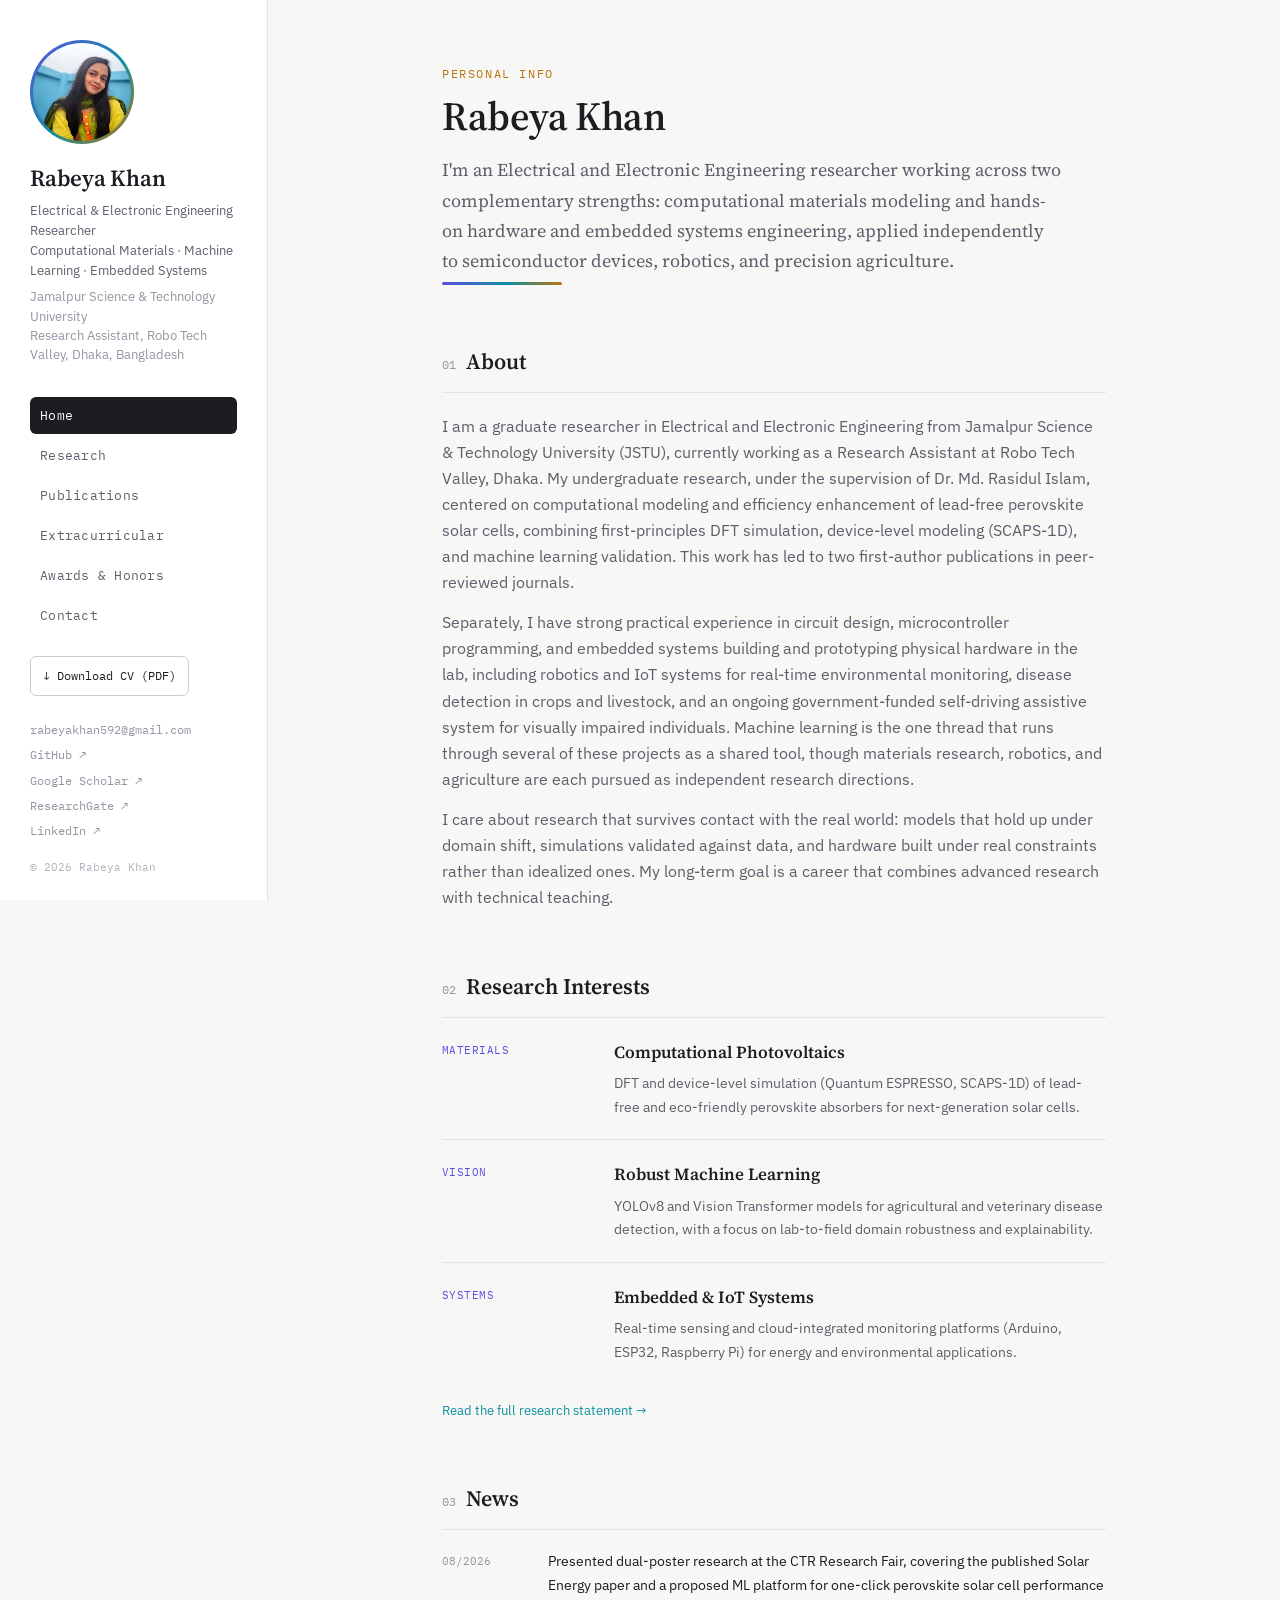
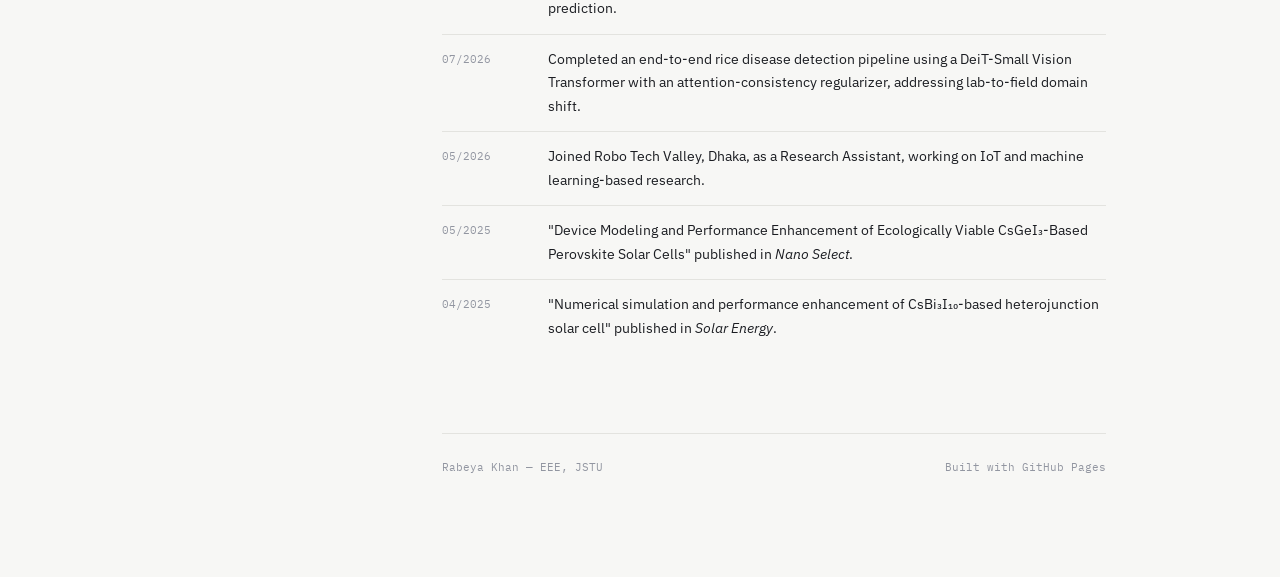
<file: index.html>
<!DOCTYPE html>
<html lang="en">
<head>
<meta charset="UTF-8">
<meta name="viewport" content="width=device-width, initial-scale=1.0">
<title>Home — Rabeya Khan</title>
<meta name="description" content="Rabeya Khan, EEE researcher: perovskite photovoltaics, machine learning, embedded systems.">
<link rel="stylesheet" href="assets/style.css">
</head>
<body>
<div class="shell">
  <button class="sb-toggle" id="sbToggle">MENU</button>
  <aside class="sidebar" id="sidebar">
    <div class="avatar"><img src="assets/profile.jpg" alt="Rabeya Khan"></div>
    <div class="sb-name">Rabeya Khan</div>
    <div class="sb-title">Electrical &amp; Electronic Engineering Researcher<br>Computational Materials · Machine Learning · Embedded Systems</div>
    <div class="sb-affil">Jamalpur Science &amp; Technology University<br>Research Assistant, Robo Tech Valley, Dhaka, Bangladesh</div>
    <ul class="sb-nav">
      <li><a class="active" href="index.html">Home</a></li>
      <li><a class="" href="research.html">Research</a></li>
      <li><a class="" href="publications.html">Publications</a></li>
      <li><a class="" href="extracurricular.html">Extracurricular</a></li>
      <li><a class="" href="awards.html">Awards &amp; Honors</a></li>
      <li><a class="" href="contact.html">Contact</a></li>
    </ul>
    <a class="sb-cv" href="assets/Rabeya_Khan_CV.pdf" target="_blank" rel="noopener">↓ Download CV (PDF)</a>
    <div class="sb-links">
            <a href="mailto:rabeyakhan592@gmail.com">rabeyakhan592@gmail.com</a>
      <a href="https://github.com/rabeyakhan592-tech" target="_blank" rel="noopener">GitHub ↗</a>
      <a href="https://scholar.google.com/citations?user=xmuNgY55KFgC&hl=en" target="_blank" rel="noopener">Google Scholar ↗</a>
      <a href="https://www.researchgate.net/profile/Rabeya-Khan-6" target="_blank" rel="noopener">ResearchGate ↗</a>
      <a href="https://www.linkedin.com/in/rabeya-khan-4312261b6" target="_blank" rel="noopener">LinkedIn ↗</a>
    </div>
    <div class="sb-foot">© <span id="year"></span> Rabeya Khan</div>
  </aside>
  <main>
    <div class="content">
      <p class="eyebrow">Personal Info</p>
      <h1 class="page-title">Rabeya Khan</h1>
      <p class="page-intro">I'm an Electrical and Electronic Engineering researcher working across two complementary strengths: computational materials modeling and hands-on hardware and embedded systems engineering, applied independently to semiconductor devices, robotics, and precision agriculture.</p>
      <div class="spectral-rule" style="max-width:120px;"></div>

      <section class="block">
        <h2 class="block-title"><span class="num">01</span> About</h2>
        <p class="muted">I am a graduate researcher in Electrical and Electronic Engineering from Jamalpur Science &amp; Technology University (JSTU), currently working as a Research Assistant at Robo Tech Valley, Dhaka. My undergraduate research, under the supervision of Dr. Md. Rasidul Islam, centered on computational modeling and efficiency enhancement of lead-free perovskite solar cells, combining first-principles DFT simulation, device-level modeling (SCAPS-1D), and machine learning validation. This work has led to two first-author publications in peer-reviewed journals.</p>
        <p class="muted" style="margin-top:14px;">Separately, I have strong practical experience in circuit design, microcontroller programming, and embedded systems building and prototyping physical hardware in the lab, including robotics and IoT systems for real-time environmental monitoring, disease detection in crops and livestock, and an ongoing government-funded self-driving assistive system for visually impaired individuals. Machine learning is the one thread that runs through several of these projects as a shared tool, though materials research, robotics, and agriculture are each pursued as independent research directions.</p>
        <p class="muted" style="margin-top:14px;">I care about research that survives contact with the real world: models that hold up under domain shift, simulations validated against data, and hardware built under real constraints rather than idealized ones. My long-term goal is a career that combines advanced research with technical teaching.</p>
      </section>

      <section class="block">
        <h2 class="block-title"><span class="num">02</span> Research Interests</h2>
        <div class="interest">
          <div class="itag">MATERIALS</div>
          <div><div class="ititle">Computational Photovoltaics</div><div class="idesc">DFT and device-level simulation (Quantum ESPRESSO, SCAPS-1D) of lead-free and eco-friendly perovskite absorbers for next-generation solar cells.</div></div>
        </div>
        <div class="interest">
          <div class="itag">VISION</div>
          <div><div class="ititle">Robust Machine Learning</div><div class="idesc">YOLOv8 and Vision Transformer models for agricultural and veterinary disease detection, with a focus on lab-to-field domain robustness and explainability.</div></div>
        </div>
        <div class="interest">
          <div class="itag">SYSTEMS</div>
          <div><div class="ititle">Embedded &amp; IoT Systems</div><div class="idesc">Real-time sensing and cloud-integrated monitoring platforms (Arduino, ESP32, Raspberry Pi) for energy and environmental applications.</div></div>
        </div>
        <p class="small muted" style="margin-top:16px;"><a href="research.html">Read the full research statement →</a></p>
      </section>

      <section class="block">
        <h2 class="block-title"><span class="num">03</span> News</h2>
        <div class="news-item"><div class="n-date">08/2026</div><div class="n-text">Presented dual-poster research at the CTR Research Fair, covering the published Solar Energy paper and a proposed ML platform for one-click perovskite solar cell performance prediction.</div></div>
        <div class="news-item"><div class="n-date">07/2026</div><div class="n-text">Completed an end-to-end rice disease detection pipeline using a DeiT-Small Vision Transformer with an attention-consistency regularizer, addressing lab-to-field domain shift.</div></div>
        <div class="news-item"><div class="n-date">05/2026</div><div class="n-text">Joined Robo Tech Valley, Dhaka, as a Research Assistant, working on IoT and machine learning-based research.</div></div>
        <div class="news-item"><div class="n-date">05/2025</div><div class="n-text">"Device Modeling and Performance Enhancement of Ecologically Viable CsGeI₃-Based Perovskite Solar Cells" published in <em>Nano Select</em>.</div></div>
        <div class="news-item"><div class="n-date">04/2025</div><div class="n-text">"Numerical simulation and performance enhancement of CsBi₃I₁₀-based heterojunction solar cell" published in <em>Solar Energy</em>.</div></div>
      </section>

      <footer class="page-footer">
        <span>Rabeya Khan — EEE, JSTU</span>
        <span>Built with GitHub Pages</span>
      </footer>
    </div>
  </main>
</div>
<script src="assets/main.js"></script>
</body>
</html>
</file>
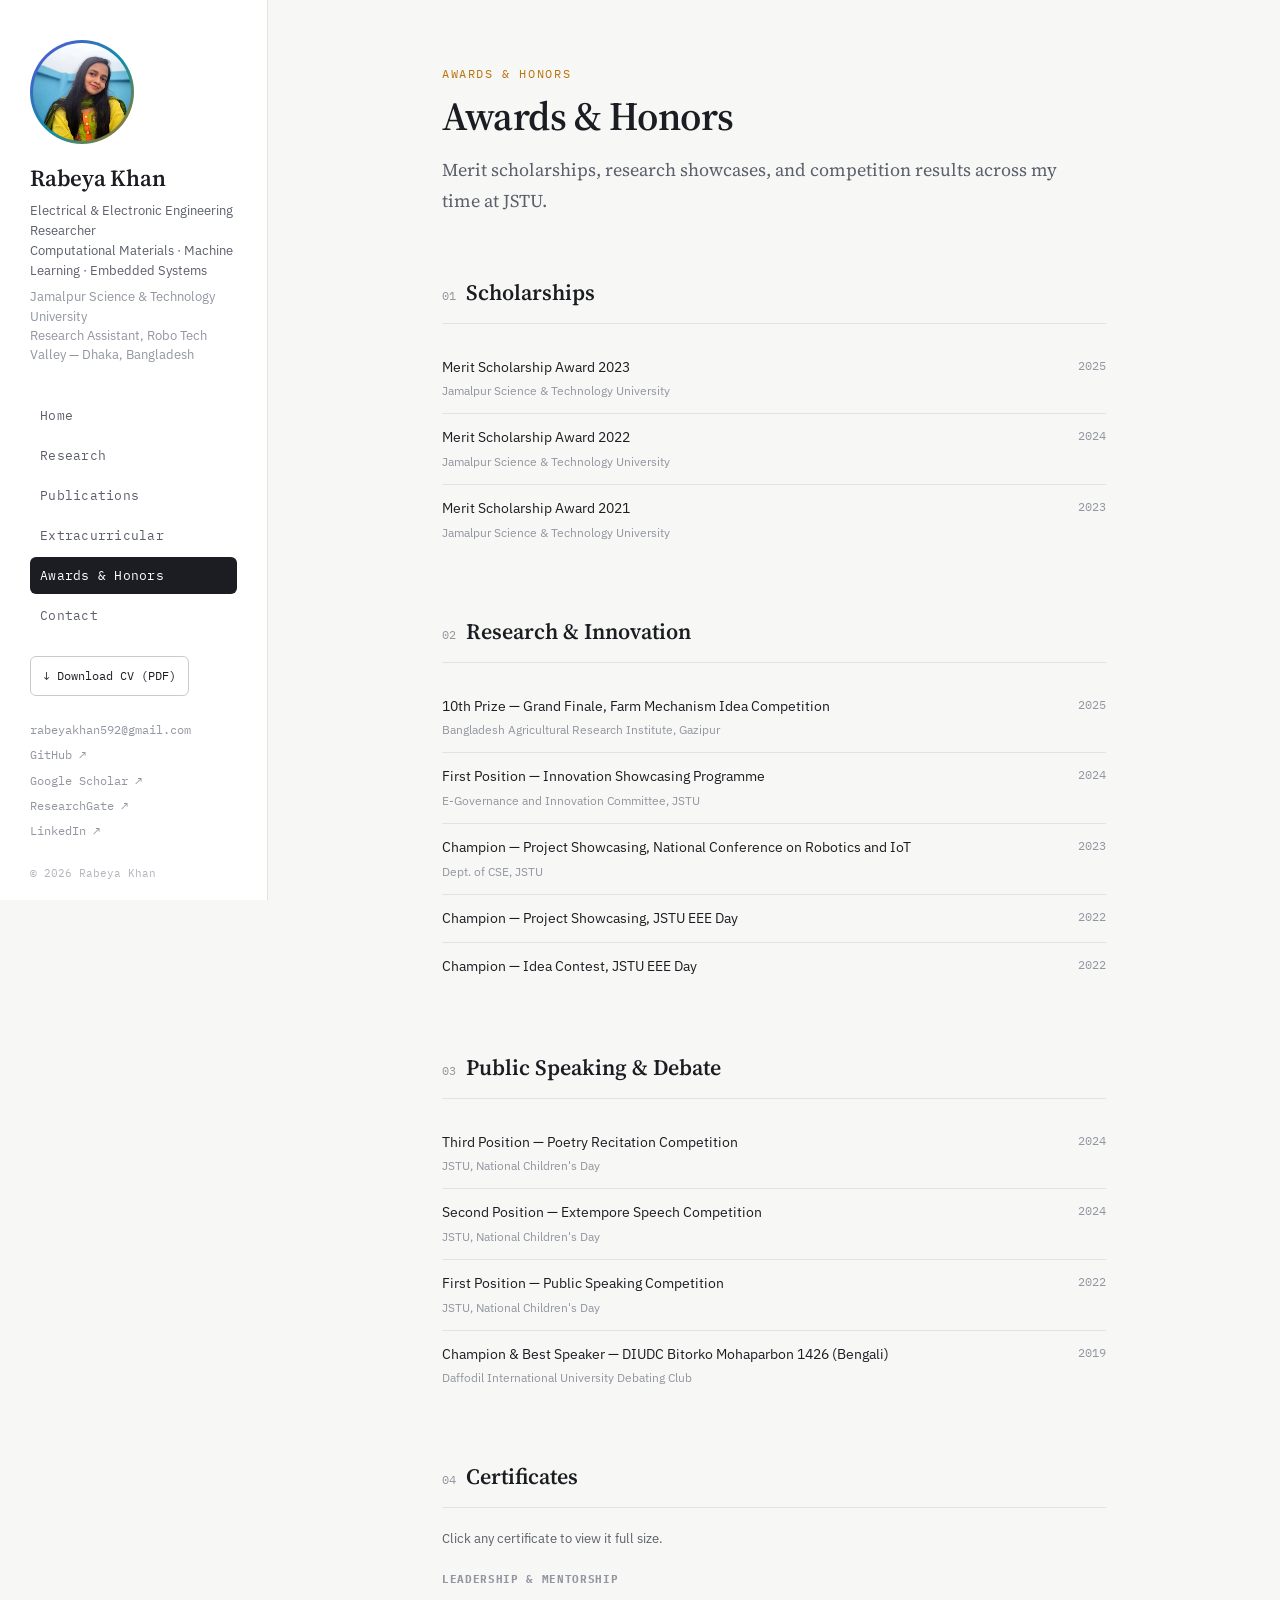
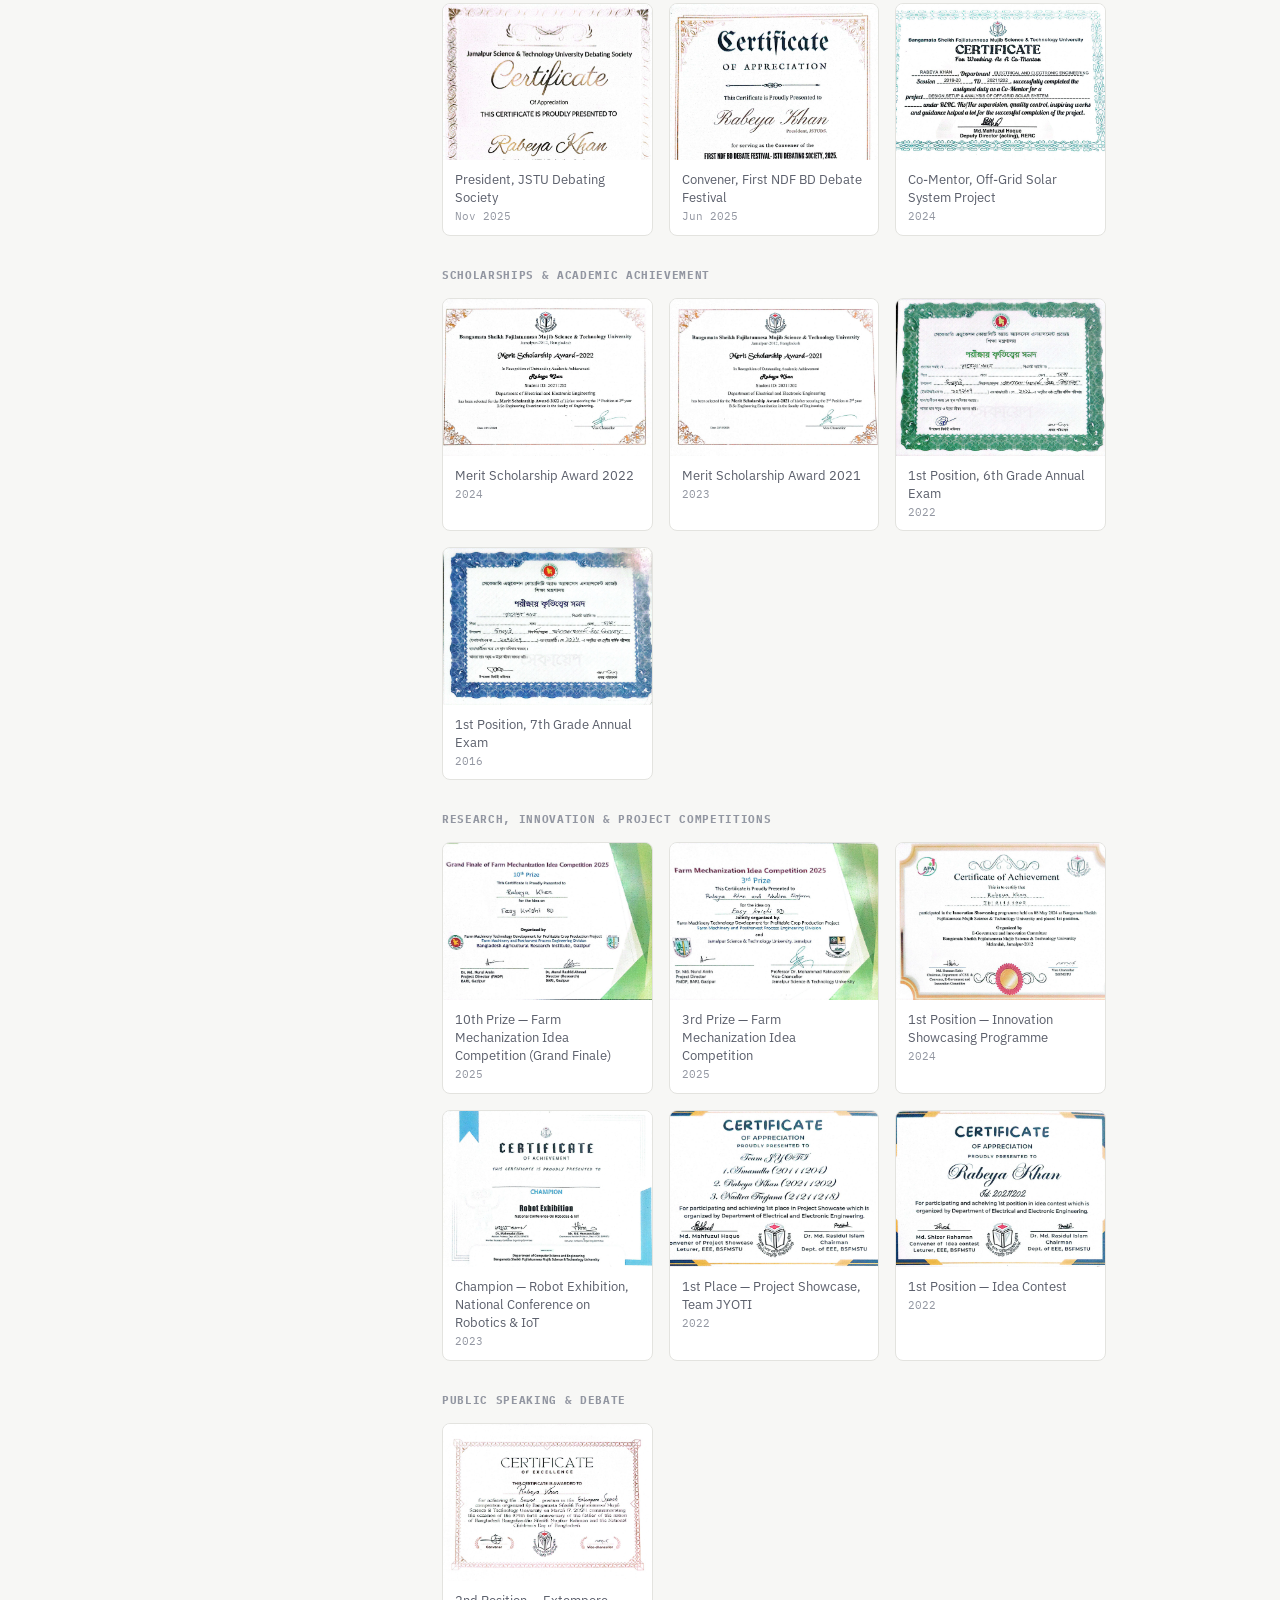
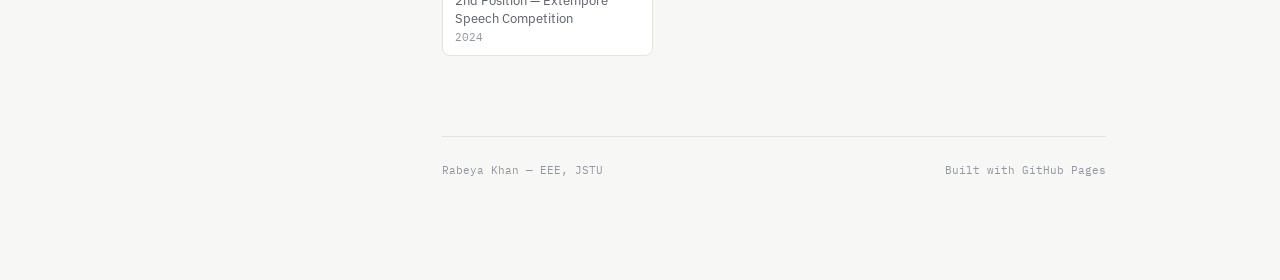
<file: awards.html>
<!DOCTYPE html>
<html lang="en">
<head>
<meta charset="UTF-8">
<meta name="viewport" content="width=device-width, initial-scale=1.0">
<title>Awards & Honors — Rabeya Khan</title>
<meta name="description" content="Scholarships, research awards, and competition honors.">
<link rel="stylesheet" href="assets/style.css">
</head>
<body>
<div class="shell">
  <button class="sb-toggle" id="sbToggle">MENU</button>
  <aside class="sidebar" id="sidebar">
    <div class="avatar"><img src="assets/profile.jpg" alt="Rabeya Khan"></div>
    <div class="sb-name">Rabeya Khan</div>
    <div class="sb-title">Electrical &amp; Electronic Engineering Researcher<br>Computational Materials · Machine Learning · Embedded Systems</div>
    <div class="sb-affil">Jamalpur Science &amp; Technology University<br>Research Assistant, Robo Tech Valley — Dhaka, Bangladesh</div>
    <ul class="sb-nav">
      <li><a class="" href="index.html">Home</a></li>
      <li><a class="" href="research.html">Research</a></li>
      <li><a class="" href="publications.html">Publications</a></li>
      <li><a class="" href="extracurricular.html">Extracurricular</a></li>
      <li><a class="active" href="awards.html">Awards &amp; Honors</a></li>
      <li><a class="" href="contact.html">Contact</a></li>
    </ul>
    <a class="sb-cv" href="assets/Rabeya_Khan_CV.pdf" target="_blank" rel="noopener">↓ Download CV (PDF)</a>
    <div class="sb-links">
      <a href="mailto:rabeyakhan592@gmail.com">rabeyakhan592@gmail.com</a>
      <a href="https://github.com/rabeyakhan592-tech" target="_blank" rel="noopener">GitHub ↗</a>
      <a href="https://scholar.google.com/citations?user=xmuNgY55KFgC&hl=en" target="_blank" rel="noopener">Google Scholar ↗</a>
      <a href="https://www.researchgate.net/profile/Rabeya-Khan-6" target="_blank" rel="noopener">ResearchGate ↗</a>
      <a href="https://www.linkedin.com/in/rabeya-khan-4312261b6" target="_blank" rel="noopener">LinkedIn ↗</a>
    <div class="sb-foot">© <span id="year"></span> Rabeya Khan</div>
  </aside>
  <main>
    <div class="content">
      <p class="eyebrow">Awards &amp; Honors</p>
      <h1 class="page-title">Awards &amp; Honors</h1>
      <p class="page-intro">Merit scholarships, research showcases, and competition results across my time at JSTU.</p>

      <section class="block">
        <h2 class="block-title"><span class="num">01</span> Scholarships</h2>
        <ul class="award-list">
          <li><span><div>Merit Scholarship Award 2023</div><div class="a-org">Jamalpur Science &amp; Technology University</div></span><span class="a-year">2025</span></li>
          <li><span><div>Merit Scholarship Award 2022</div><div class="a-org">Jamalpur Science &amp; Technology University</div></span><span class="a-year">2024</span></li>
          <li><span><div>Merit Scholarship Award 2021</div><div class="a-org">Jamalpur Science &amp; Technology University</div></span><span class="a-year">2023</span></li>
        </ul>
      </section>

      <section class="block">
        <h2 class="block-title"><span class="num">02</span> Research &amp; Innovation</h2>
        <ul class="award-list">
          <li><span><div>10th Prize — Grand Finale, Farm Mechanism Idea Competition</div><div class="a-org">Bangladesh Agricultural Research Institute, Gazipur</div></span><span class="a-year">2025</span></li>
          <li><span><div>First Position — Innovation Showcasing Programme</div><div class="a-org">E-Governance and Innovation Committee, JSTU</div></span><span class="a-year">2024</span></li>
          <li><span><div>Champion — Project Showcasing, National Conference on Robotics and IoT</div><div class="a-org">Dept. of CSE, JSTU</div></span><span class="a-year">2023</span></li>
          <li><span><div>Champion — Project Showcasing, JSTU EEE Day</div></span><span class="a-year">2022</span></li>
          <li><span><div>Champion — Idea Contest, JSTU EEE Day</div></span><span class="a-year">2022</span></li>
        </ul>
      </section>

      <section class="block">
        <h2 class="block-title"><span class="num">03</span> Public Speaking &amp; Debate</h2>
        <ul class="award-list">
          <li><span><div>Third Position — Poetry Recitation Competition</div><div class="a-org">JSTU, National Children's Day</div></span><span class="a-year">2024</span></li>
          <li><span><div>Second Position — Extempore Speech Competition</div><div class="a-org">JSTU, National Children's Day</div></span><span class="a-year">2024</span></li>
          <li><span><div>First Position — Public Speaking Competition</div><div class="a-org">JSTU, National Children's Day</div></span><span class="a-year">2022</span></li>
          <li><span><div>Champion &amp; Best Speaker — DIUDC Bitorko Mohaparbon 1426 (Bengali)</div><div class="a-org">Daffodil International University Debating Club</div></span><span class="a-year">2019</span></li>
        </ul>
      </section>

      <section class="block">
        <h2 class="block-title"><span class="num">04</span> Certificates</h2>
        <p class="muted small" style="margin-bottom:20px;">Click any certificate to view it full size.</p>

        <div class="gallery-group">
          <h4>Leadership &amp; Mentorship</h4>
          <div class="gallery">
            <div class="gallery-item">
              <img src="assets/certificates/cert-president-debating-society.jpg" alt="Certificate of Appreciation — President, JSTU Debating Society">
              <div class="g-cap">President, JSTU Debating Society<span class="g-year">Nov 2025</span></div>
            </div>
            <div class="gallery-item">
              <img src="assets/certificates/cert-ndf-bd-debate-festival-convener.jpg" alt="Certificate — Convener, First NDF BD Debate Festival">
              <div class="g-cap">Convener, First NDF BD Debate Festival<span class="g-year">Jun 2025</span></div>
            </div>
            <div class="gallery-item">
              <img src="assets/certificates/cert-co-mentor-offgrid-solar.jpg" alt="Certificate — Co-Mentor, Off-Grid Solar System Project">
              <div class="g-cap">Co-Mentor, Off-Grid Solar System Project<span class="g-year">2024</span></div>
            </div>
          </div>
        </div>

        <div class="gallery-group">
          <h4>Scholarships &amp; Academic Achievement</h4>
          <div class="gallery">
            <div class="gallery-item">
              <img src="assets/certificates/cert-merit-scholarship-2022.jpg" alt="Merit Scholarship Award 2022">
              <div class="g-cap">Merit Scholarship Award 2022<span class="g-year">2024</span></div>
            </div>
            <div class="gallery-item">
              <img src="assets/certificates/cert-merit-scholarship-2021.jpg" alt="Merit Scholarship Award 2021">
              <div class="g-cap">Merit Scholarship Award 2021<span class="g-year">2023</span></div>
            </div>
            <div class="gallery-item">
              <img src="assets/certificates/cert-jsc-1st-position-2022.jpg" alt="1st Position, 6th Grade Annual Examination">
              <div class="g-cap">1st Position, 6th Grade Annual Exam<span class="g-year">2022</span></div>
            </div>
            <div class="gallery-item">
              <img src="assets/certificates/cert-ssc-1st-position-2016.jpg" alt="1st Position, 7th Grade Annual Examination">
              <div class="g-cap">1st Position, 7th Grade Annual Exam<span class="g-year">2016</span></div>
            </div>
          </div>
        </div>

        <div class="gallery-group">
          <h4>Research, Innovation &amp; Project Competitions</h4>
          <div class="gallery">
            <div class="gallery-item">
              <img src="assets/certificates/cert-farm-mechanization-10th-prize.jpg" alt="10th Prize, Grand Finale of Farm Mechanization Idea Competition">
              <div class="g-cap">10th Prize — Farm Mechanization Idea Competition (Grand Finale)<span class="g-year">2025</span></div>
            </div>
            <div class="gallery-item">
              <img src="assets/certificates/cert-farm-mechanization-3rd-prize.jpg" alt="3rd Prize, Farm Mechanization Idea Competition">
              <div class="g-cap">3rd Prize — Farm Mechanization Idea Competition<span class="g-year">2025</span></div>
            </div>
            <div class="gallery-item">
              <img src="assets/certificates/cert-innovation-showcasing-1st.jpg" alt="1st Position, Innovation Showcasing Programme">
              <div class="g-cap">1st Position — Innovation Showcasing Programme<span class="g-year">2024</span></div>
            </div>
            <div class="gallery-item">
              <img src="assets/certificates/cert-robotics-iot-champion.jpg" alt="Champion, Robot Exhibition, National Conference on Robotics and IoT">
              <div class="g-cap">Champion — Robot Exhibition, National Conference on Robotics &amp; IoT<span class="g-year">2023</span></div>
            </div>
            <div class="gallery-item">
              <img src="assets/certificates/cert-project-showcase-team-jyoti.jpg" alt="1st Place, Project Showcase, Team JYOTI">
              <div class="g-cap">1st Place — Project Showcase, Team JYOTI<span class="g-year">2022</span></div>
            </div>
            <div class="gallery-item">
              <img src="assets/certificates/cert-idea-contest-1st.jpg" alt="1st Position, Idea Contest">
              <div class="g-cap">1st Position — Idea Contest<span class="g-year">2022</span></div>
            </div>
          </div>
        </div>

        <div class="gallery-group">
          <h4>Public Speaking &amp; Debate</h4>
          <div class="gallery">
            <div class="gallery-item">
              <img src="assets/certificates/cert-extempore-speech-2nd.jpg" alt="2nd Position, Extempore Speech Competition">
              <div class="g-cap">2nd Position — Extempore Speech Competition<span class="g-year">2024</span></div>
            </div>
          </div>
        </div>
      </section>

      <footer class="page-footer">
        <span>Rabeya Khan — EEE, JSTU</span>
        <span>Built with GitHub Pages</span>
      </footer>
    </div>
  </main>
</div>
<script src="assets/main.js"></script>
</body>
</html>
</file>
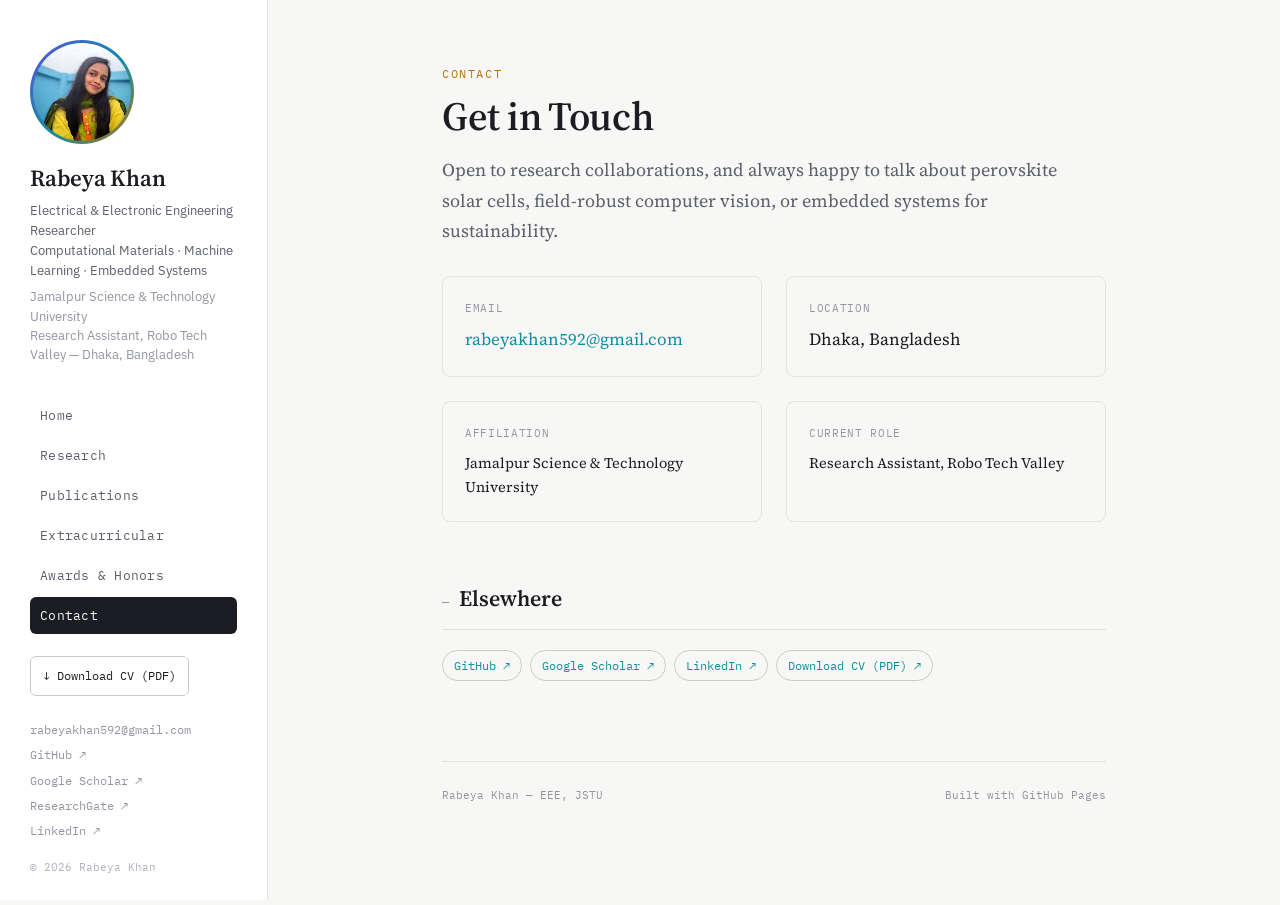
<file: contact.html>
<!DOCTYPE html>
<html lang="en">
<head>
<meta charset="UTF-8">
<meta name="viewport" content="width=device-width, initial-scale=1.0">
<title>Contact — Rabeya Khan</title>
<meta name="description" content="Get in touch with Rabeya Khan.">
<link rel="stylesheet" href="assets/style.css">
</head>
<body>
<div class="shell">
  <button class="sb-toggle" id="sbToggle">MENU</button>
  <aside class="sidebar" id="sidebar">
    <div class="avatar"><img src="assets/profile.jpg" alt="Rabeya Khan"></div>
    <div class="sb-name">Rabeya Khan</div>
    <div class="sb-title">Electrical &amp; Electronic Engineering Researcher<br>Computational Materials · Machine Learning · Embedded Systems</div>
    <div class="sb-affil">Jamalpur Science &amp; Technology University<br>Research Assistant, Robo Tech Valley — Dhaka, Bangladesh</div>
    <ul class="sb-nav">
      <li><a class="" href="index.html">Home</a></li>
      <li><a class="" href="research.html">Research</a></li>
      <li><a class="" href="publications.html">Publications</a></li>
      <li><a class="" href="extracurricular.html">Extracurricular</a></li>
      <li><a class="" href="awards.html">Awards &amp; Honors</a></li>
      <li><a class="active" href="contact.html">Contact</a></li>
    </ul>
    <a class="sb-cv" href="assets/Rabeya_Khan_CV.pdf" target="_blank" rel="noopener">↓ Download CV (PDF)</a>
    <div class="sb-links">
      <a href="mailto:rabeyakhan592@gmail.com">rabeyakhan592@gmail.com</a>
      <a href="https://github.com/rabeyakhan592-tech" target="_blank" rel="noopener">GitHub ↗</a>
      <a href="https://scholar.google.com/citations?user=xmuNgY55KFgC&hl=en" target="_blank" rel="noopener">Google Scholar ↗</a>
      <a href="https://www.researchgate.net/profile/Rabeya-Khan-6" target="_blank" rel="noopener">ResearchGate ↗</a>
      <a href="https://www.linkedin.com/in/rabeya-khan-4312261b6" target="_blank" rel="noopener">LinkedIn ↗</a>
    </div>
    <div class="sb-foot">© <span id="year"></span> Rabeya Khan</div>
  </aside>
  <main>
    <div class="content">
      <p class="eyebrow">Contact</p>
      <h1 class="page-title">Get in Touch</h1>
      <p class="page-intro">Open to research collaborations, and always happy to talk about perovskite solar cells, field-robust computer vision, or embedded systems for sustainability.</p>

      <div class="contact-grid">
        <div class="contact-card">
          <div class="c-label">Email</div>
          <div class="c-value"><a href="mailto:rabeyakhan592@gmail.com">rabeyakhan592@gmail.com</a></div>
        </div>
        <div class="contact-card">
          <div class="c-label">Location</div>
          <div class="c-value">Dhaka, Bangladesh</div>
        </div>
        <div class="contact-card">
          <div class="c-label">Affiliation</div>
          <div class="c-value" style="font-size:14.5px;">Jamalpur Science &amp; Technology University</div>
        </div>
        <div class="contact-card">
          <div class="c-label">Current Role</div>
          <div class="c-value" style="font-size:14.5px;">Research Assistant, Robo Tech Valley</div>
        </div>
      </div>

      <section class="block">
        <h2 class="block-title"><span class="num">—</span> Elsewhere</h2>
        <div class="chips">
          <span class="chip"><a href="https://github.com/" target="_blank" rel="noopener">GitHub ↗</a></span>
          <span class="chip"><a href="#" target="_blank" rel="noopener">Google Scholar ↗</a></span>
          <span class="chip"><a href="#" target="_blank" rel="noopener">LinkedIn ↗</a></span>
          <span class="chip"><a href="assets/Rabeya_Khan_CV.pdf" target="_blank" rel="noopener">Download CV (PDF) ↗</a></span>
        </div>
      </section>

      <footer class="page-footer">
        <span>Rabeya Khan — EEE, JSTU</span>
        <span>Built with GitHub Pages</span>
      </footer>
    </div>
  </main>
</div>
<script src="assets/main.js"></script>
</body>
</html>
</file>
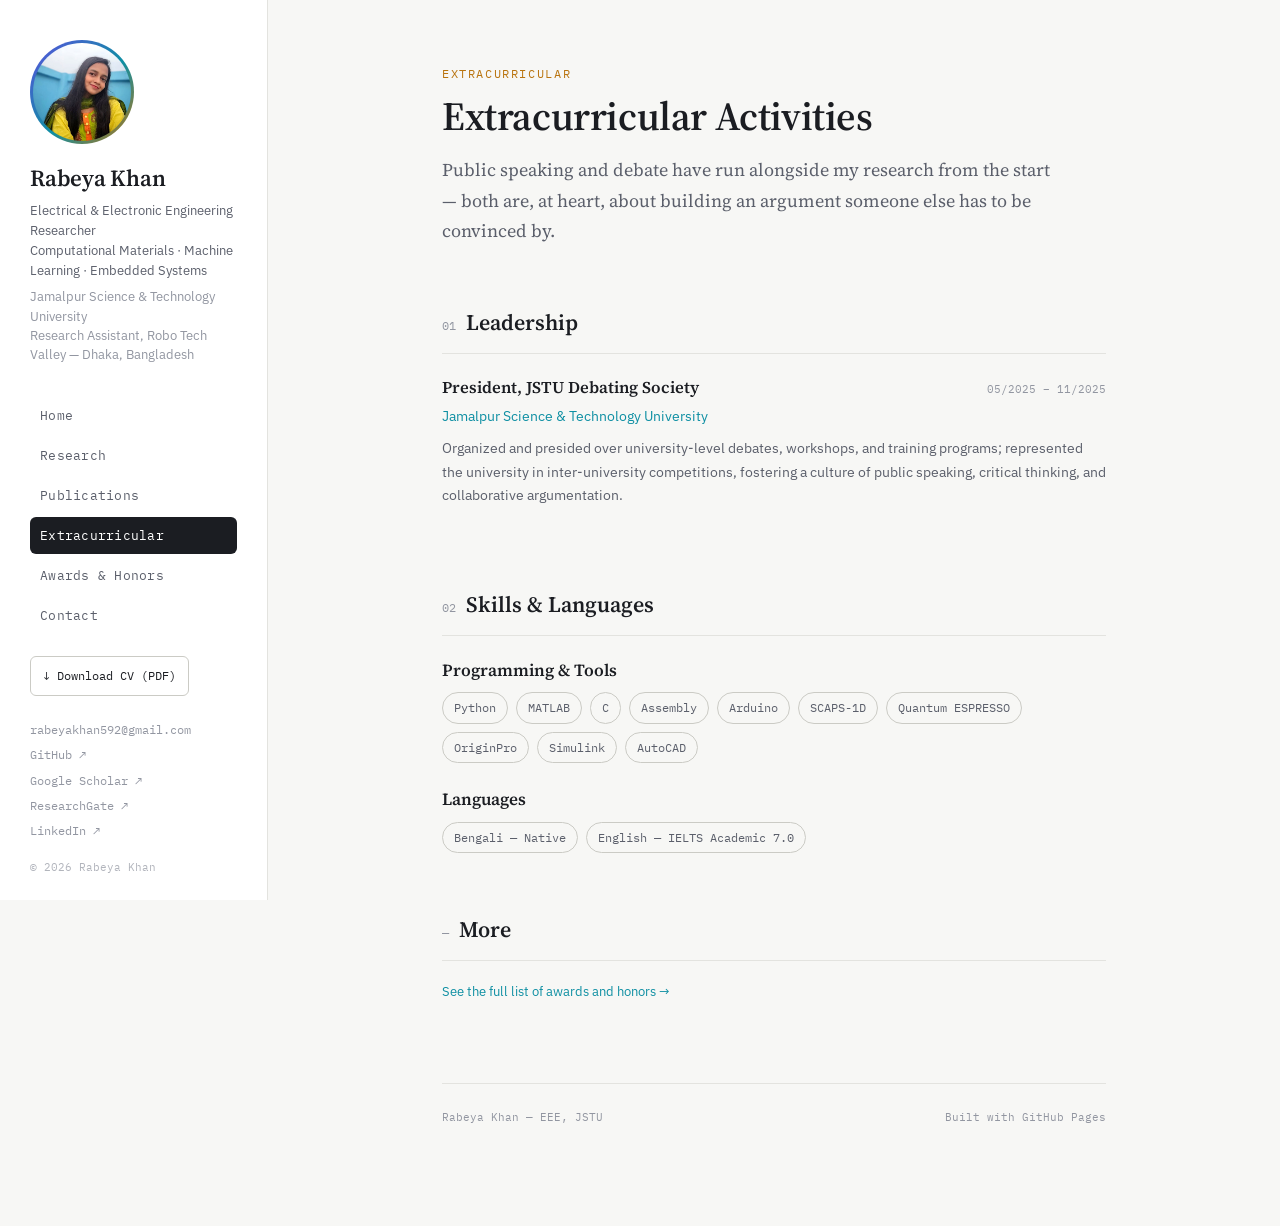
<file: extracurricular.html>
<!DOCTYPE html>
<html lang="en">
<head>
<meta charset="UTF-8">
<meta name="viewport" content="width=device-width, initial-scale=1.0">
<title>Extracurricular — Rabeya Khan</title>
<meta name="description" content="Leadership, skills, and languages.">
<link rel="stylesheet" href="assets/style.css">
</head>
<body>
<div class="shell">
  <button class="sb-toggle" id="sbToggle">MENU</button>
  <aside class="sidebar" id="sidebar">
    <div class="avatar"><img src="assets/profile.jpg" alt="Rabeya Khan"></div>
    <div class="sb-name">Rabeya Khan</div>
    <div class="sb-title">Electrical &amp; Electronic Engineering Researcher<br>Computational Materials · Machine Learning · Embedded Systems</div>
    <div class="sb-affil">Jamalpur Science &amp; Technology University<br>Research Assistant, Robo Tech Valley — Dhaka, Bangladesh</div>
    <ul class="sb-nav">
      <li><a class="" href="index.html">Home</a></li>
      <li><a class="" href="research.html">Research</a></li>
      <li><a class="" href="publications.html">Publications</a></li>
      <li><a class="active" href="extracurricular.html">Extracurricular</a></li>
      <li><a class="" href="awards.html">Awards &amp; Honors</a></li>
      <li><a class="" href="contact.html">Contact</a></li>
    </ul>
    <a class="sb-cv" href="assets/Rabeya_Khan_CV.pdf" target="_blank" rel="noopener">↓ Download CV (PDF)</a>
    <div class="sb-links">
      <a href="mailto:rabeyakhan592@gmail.com">rabeyakhan592@gmail.com</a>
      <a href="https://github.com/rabeyakhan592-tech" target="_blank" rel="noopener">GitHub ↗</a>
      <a href="https://scholar.google.com/citations?user=xmuNgY55KFgC&hl=en" target="_blank" rel="noopener">Google Scholar ↗</a>
      <a href="https://www.researchgate.net/profile/Rabeya-Khan-6" target="_blank" rel="noopener">ResearchGate ↗</a>
      <a href="https://www.linkedin.com/in/rabeya-khan-4312261b6" target="_blank" rel="noopener">LinkedIn ↗</a>
    </div>
    <div class="sb-foot">© <span id="year"></span> Rabeya Khan</div>
  </aside>
  <main>
    <div class="content">
      <p class="eyebrow">Extracurricular</p>
      <h1 class="page-title">Extracurricular Activities</h1>
      <p class="page-intro">Public speaking and debate have run alongside my research from the start — both are, at heart, about building an argument someone else has to be convinced by.</p>

      <section class="block">
        <h2 class="block-title"><span class="num">01</span> Leadership</h2>
        <div class="entry">
          <div class="entry-top">
            <div><div class="entry-title">President, JSTU Debating Society</div><div class="entry-org">Jamalpur Science &amp; Technology University</div></div>
            <div class="entry-date">05/2025 – 11/2025</div>
          </div>
          <div class="entry-desc">Organized and presided over university-level debates, workshops, and training programs; represented the university in inter-university competitions, fostering a culture of public speaking, critical thinking, and collaborative argumentation.</div>
        </div>
      </section>

      <section class="block">
        <h2 class="block-title"><span class="num">02</span> Skills &amp; Languages</h2>
        <h3 class="sub-title">Programming &amp; Tools</h3>
        <div class="chips">
          <span class="chip">Python</span><span class="chip">MATLAB</span><span class="chip">C</span><span class="chip">Assembly</span><span class="chip">Arduino</span>
          <span class="chip">SCAPS-1D</span><span class="chip">Quantum ESPRESSO</span><span class="chip">OriginPro</span><span class="chip">Simulink</span><span class="chip">AutoCAD</span>
        </div>
        <h3 class="sub-title" style="margin-top:22px;">Languages</h3>
        <div class="chips">
          <span class="chip">Bengali — Native</span>
          <span class="chip">English — IELTS Academic 7.0</span>
        </div>
      </section>

      <section class="block">
        <h2 class="block-title"><span class="num">—</span> More</h2>
        <p class="small muted"><a href="awards.html">See the full list of awards and honors →</a></p>
      </section>

      <footer class="page-footer">
        <span>Rabeya Khan — EEE, JSTU</span>
        <span>Built with GitHub Pages</span>
      </footer>
    </div>
  </main>
</div>
<script src="assets/main.js"></script>
</body>
</html>
</file>
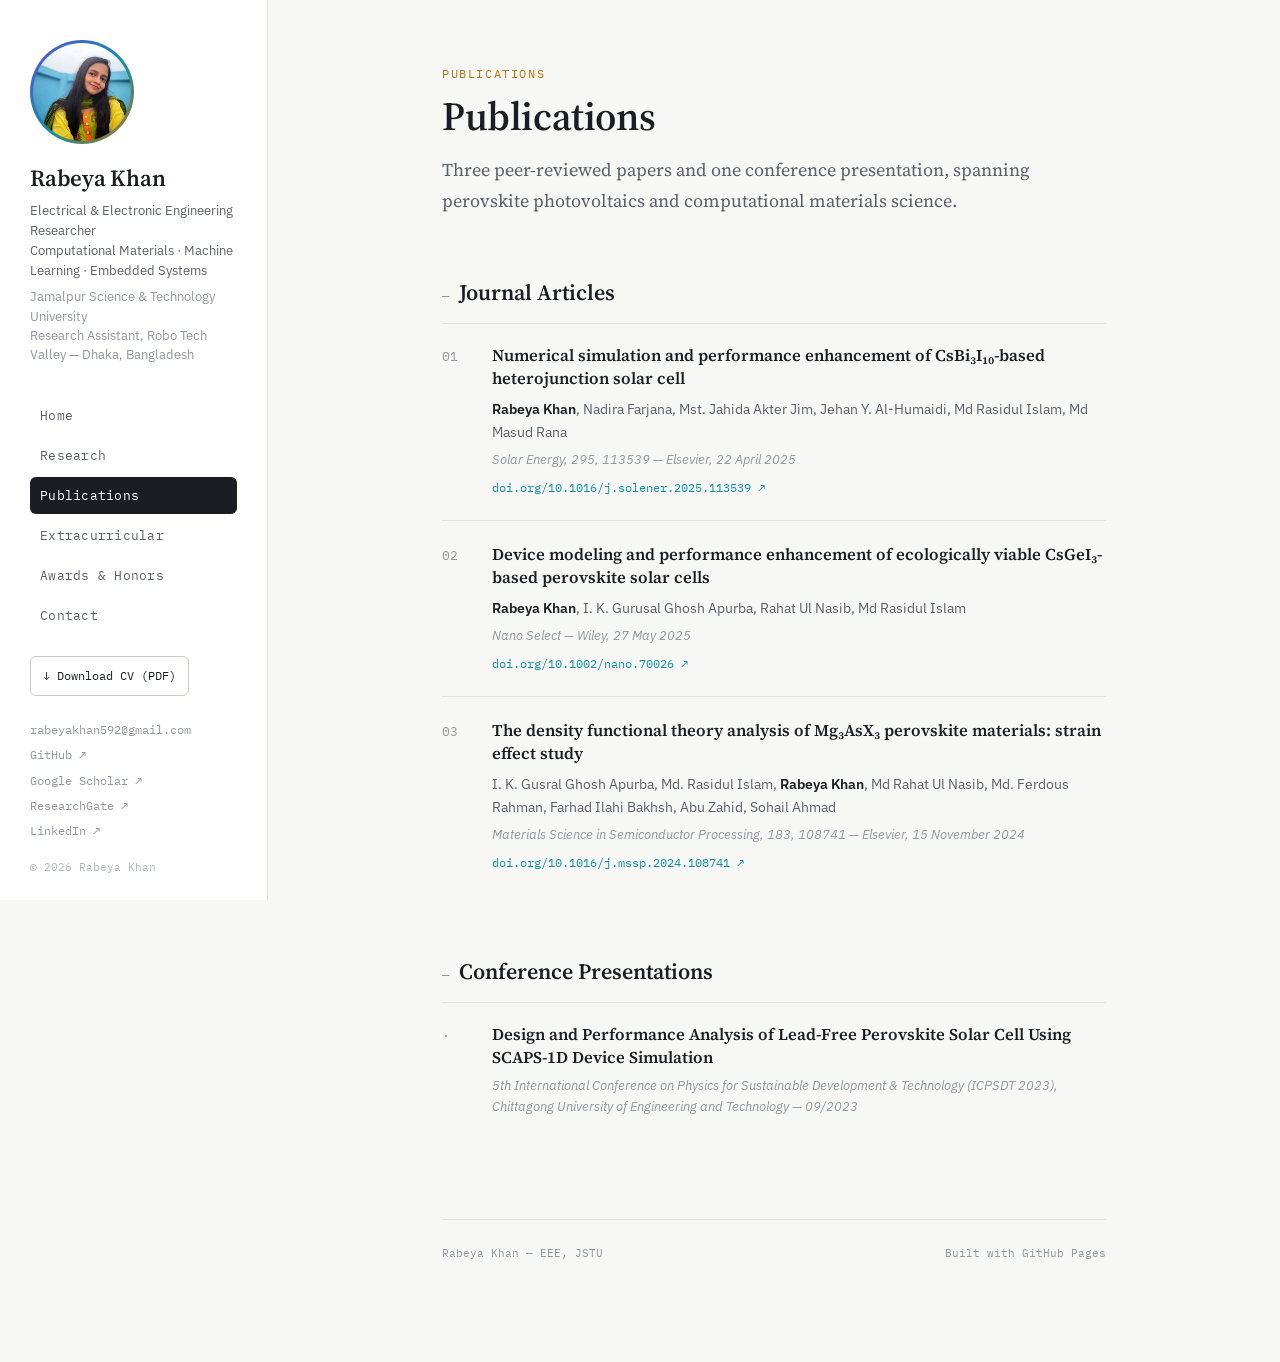
<file: publications.html>
<!DOCTYPE html>
<html lang="en">
<head>
<meta charset="UTF-8">
<meta name="viewport" content="width=device-width, initial-scale=1.0">
<title>Publications — Rabeya Khan</title>
<meta name="description" content="Peer-reviewed publications and conference presentations.">
<link rel="stylesheet" href="assets/style.css">
</head>
<body>
<div class="shell">
  <button class="sb-toggle" id="sbToggle">MENU</button>
  <aside class="sidebar" id="sidebar">
    <div class="avatar"><img src="assets/profile.jpg" alt="Rabeya Khan"></div>
    <div class="sb-name">Rabeya Khan</div>
    <div class="sb-title">Electrical &amp; Electronic Engineering Researcher<br>Computational Materials · Machine Learning · Embedded Systems</div>
    <div class="sb-affil">Jamalpur Science &amp; Technology University<br>Research Assistant, Robo Tech Valley — Dhaka, Bangladesh</div>
    <ul class="sb-nav">
      <li><a class="" href="index.html">Home</a></li>
      <li><a class="" href="research.html">Research</a></li>
      <li><a class="active" href="publications.html">Publications</a></li>
      <li><a class="" href="extracurricular.html">Extracurricular</a></li>
      <li><a class="" href="awards.html">Awards &amp; Honors</a></li>
      <li><a class="" href="contact.html">Contact</a></li>
    </ul>
    <a class="sb-cv" href="assets/Rabeya_Khan_CV.pdf" target="_blank" rel="noopener">↓ Download CV (PDF)</a>
    <div class="sb-links">
           <a href="mailto:rabeyakhan592@gmail.com">rabeyakhan592@gmail.com</a>
      <a href="https://github.com/rabeyakhan592-tech" target="_blank" rel="noopener">GitHub ↗</a>
      <a href="https://scholar.google.com/citations?user=xmuNgY55KFgC&hl=en" target="_blank" rel="noopener">Google Scholar ↗</a>
      <a href="https://www.researchgate.net/profile/Rabeya-Khan-6" target="_blank" rel="noopener">ResearchGate ↗</a>
      <a href="https://www.linkedin.com/in/rabeya-khan-4312261b6" target="_blank" rel="noopener">LinkedIn ↗</a>
    </div>
    <div class="sb-foot">© <span id="year"></span> Rabeya Khan</div>
  </aside>
  <main>
    <div class="content">
      <p class="eyebrow">Publications</p>
      <h1 class="page-title">Publications</h1>
      <p class="page-intro">Three peer-reviewed papers and one conference presentation, spanning perovskite photovoltaics and computational materials science.</p>

      <section class="block">
        <h2 class="block-title"><span class="num">—</span> Journal Articles</h2>

        <div class="pub">
          <div class="pnum">01</div>
          <div>
            <div class="ptitle">Numerical simulation and performance enhancement of CsBi₃I₁₀-based heterojunction solar cell</div>
            <div class="pauthors"><span class="me">Rabeya Khan</span>, Nadira Farjana, Mst. Jahida Akter Jim, Jehan Y. Al-Humaidi, Md Rasidul Islam, Md Masud Rana</div>
            <div class="pvenue">Solar Energy, 295, 113539 — Elsevier, 22 April 2025</div>
            <div class="plinks"><a href="https://doi.org/10.1016/j.solener.2025.113539" target="_blank" rel="noopener">doi.org/10.1016/j.solener.2025.113539 ↗</a></div>
          </div>
        </div>

        <div class="pub">
          <div class="pnum">02</div>
          <div>
            <div class="ptitle">Device modeling and performance enhancement of ecologically viable CsGeI₃-based perovskite solar cells</div>
            <div class="pauthors"><span class="me">Rabeya Khan</span>, I. K. Gurusal Ghosh Apurba, Rahat Ul Nasib, Md Rasidul Islam</div>
            <div class="pvenue">Nano Select — Wiley, 27 May 2025</div>
            <div class="plinks"><a href="https://doi.org/10.1002/nano.70026" target="_blank" rel="noopener">doi.org/10.1002/nano.70026 ↗</a></div>
          </div>
        </div>

        <div class="pub">
          <div class="pnum">03</div>
          <div>
            <div class="ptitle">The density functional theory analysis of Mg₃AsX₃ perovskite materials: strain effect study</div>
            <div class="pauthors">I. K. Gusral Ghosh Apurba, Md. Rasidul Islam, <span class="me">Rabeya Khan</span>, Md Rahat Ul Nasib, Md. Ferdous Rahman, Farhad Ilahi Bakhsh, Abu Zahid, Sohail Ahmad</div>
            <div class="pvenue">Materials Science in Semiconductor Processing, 183, 108741 — Elsevier, 15 November 2024</div>
            <div class="plinks"><a href="https://doi.org/10.1016/j.mssp.2024.108741" target="_blank" rel="noopener">doi.org/10.1016/j.mssp.2024.108741 ↗</a></div>
          </div>
        </div>
      </section>

      <section class="block">
        <h2 class="block-title"><span class="num">—</span> Conference Presentations</h2>
        <div class="pub">
          <div class="pnum">·</div>
          <div>
            <div class="ptitle">Design and Performance Analysis of Lead-Free Perovskite Solar Cell Using SCAPS-1D Device Simulation</div>
            <div class="pvenue">5th International Conference on Physics for Sustainable Development &amp; Technology (ICPSDT 2023), Chittagong University of Engineering and Technology — 09/2023</div>
          </div>
        </div>
      </section>

      <footer class="page-footer">
        <span>Rabeya Khan — EEE, JSTU</span>
        <span>Built with GitHub Pages</span>
      </footer>
    </div>
  </main>
</div>
<script src="assets/main.js"></script>
</body>
</html>
</file>
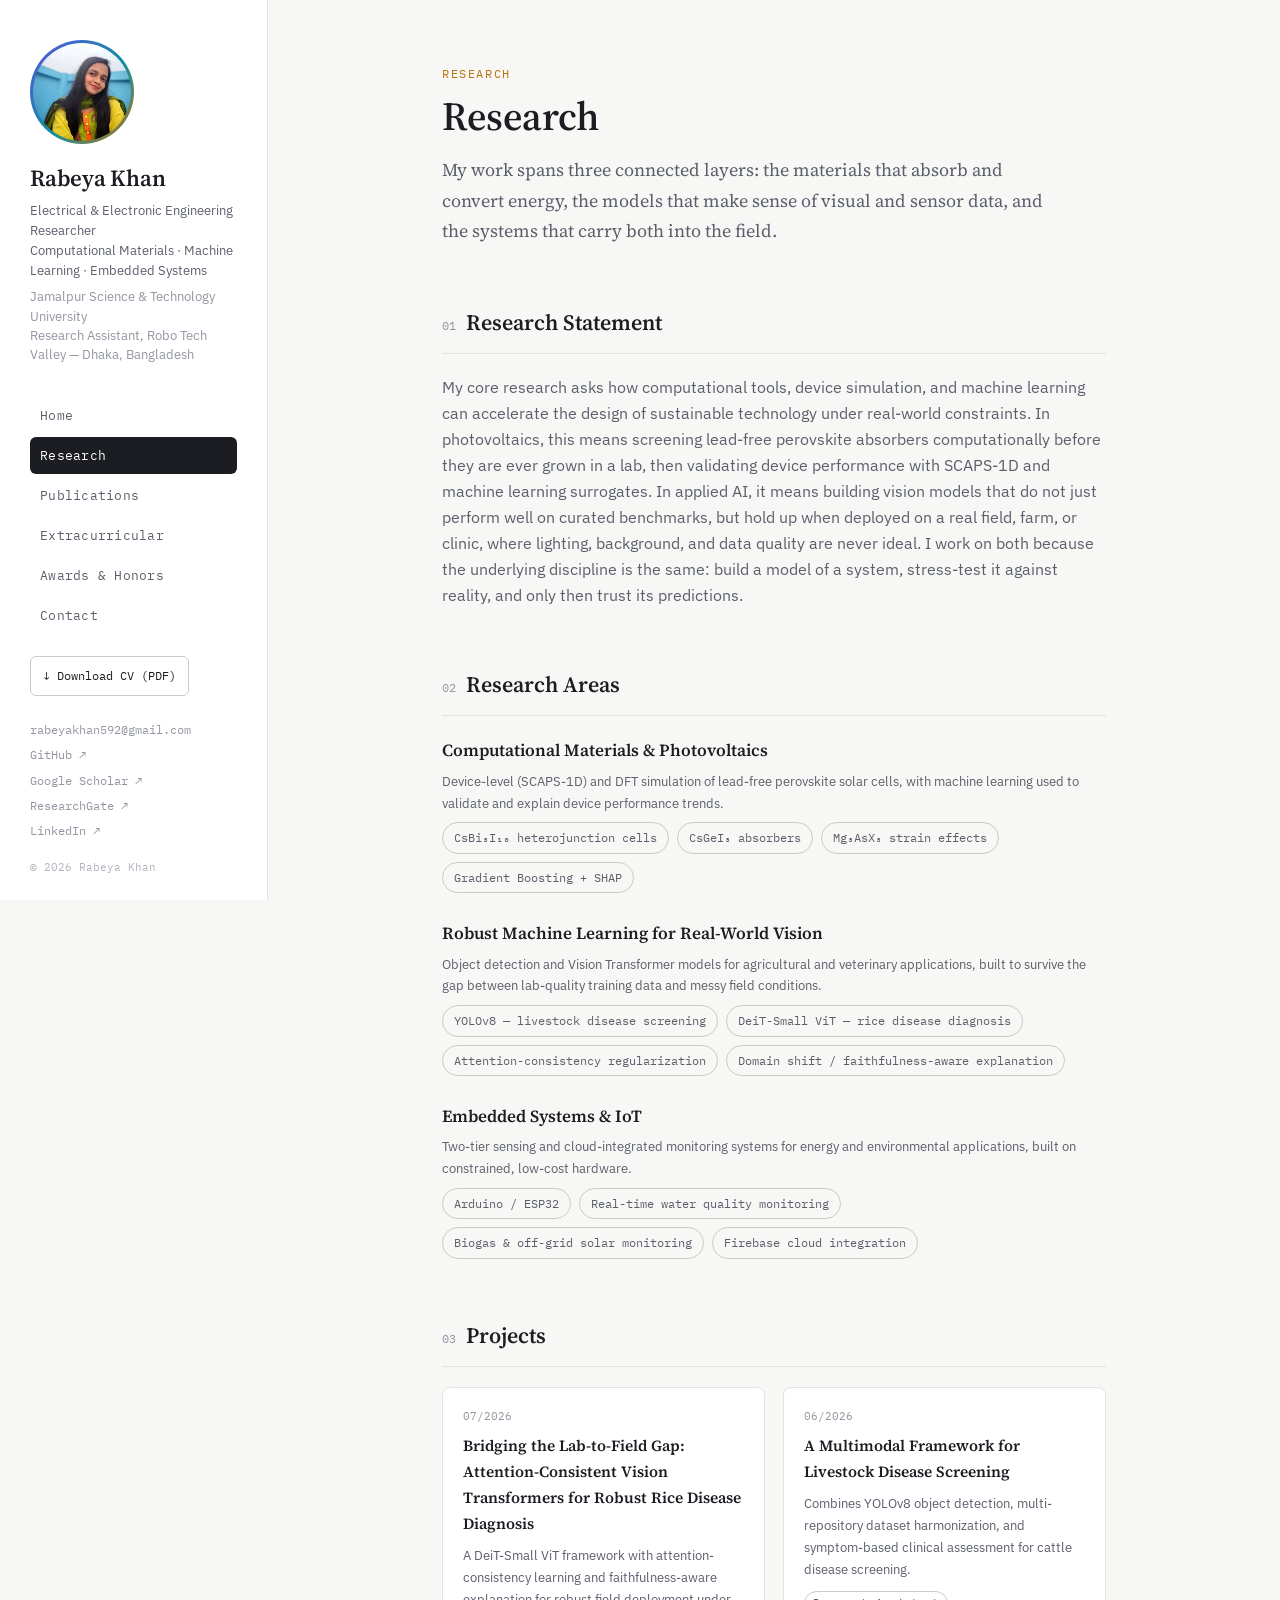
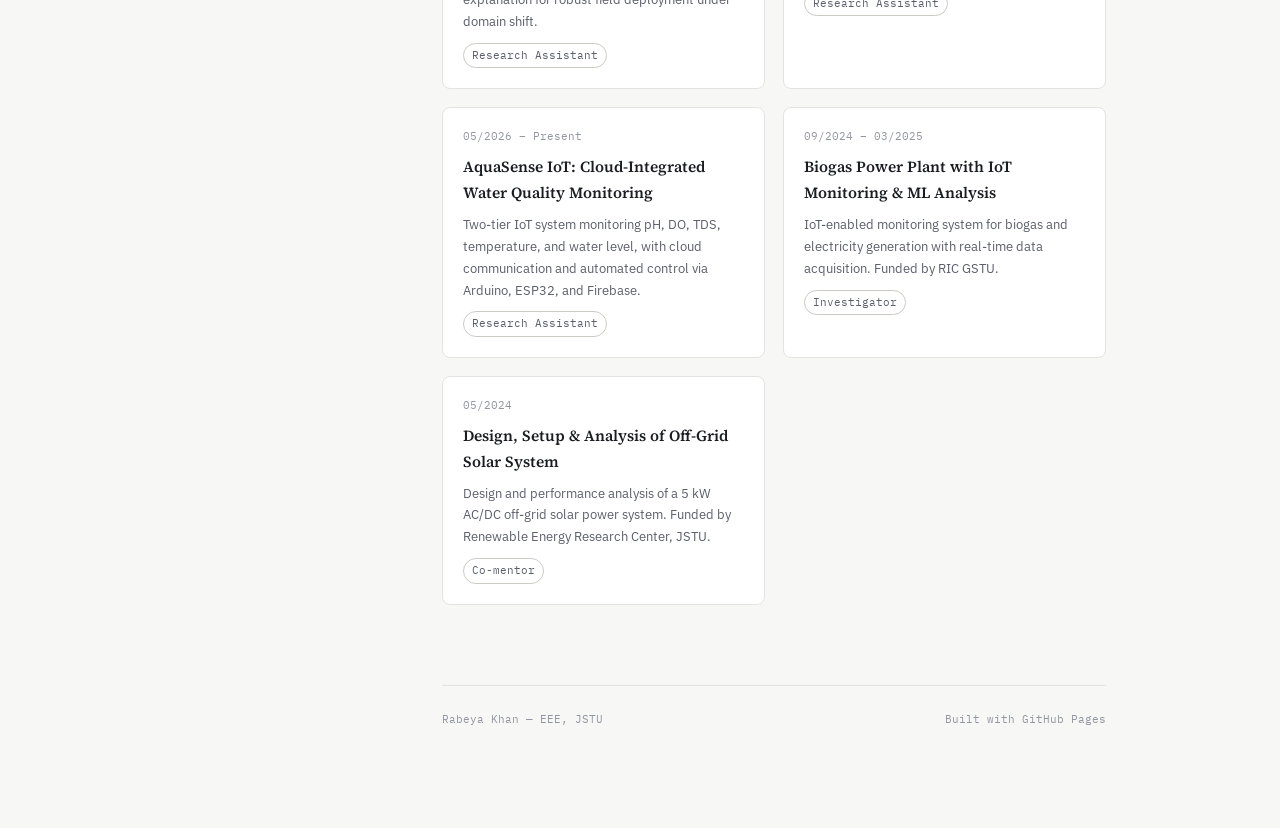
<file: research.html>
<!DOCTYPE html>
<html lang="en">
<head>
<meta charset="UTF-8">
<meta name="viewport" content="width=device-width, initial-scale=1.0">
<title>Research — Rabeya Khan</title>
<meta name="description" content="Research statement, areas, and projects.">
<link rel="stylesheet" href="assets/style.css">
</head>
<body>
<div class="shell">
  <button class="sb-toggle" id="sbToggle">MENU</button>
  <aside class="sidebar" id="sidebar">
    <div class="avatar"><img src="assets/profile.jpg" alt="Rabeya Khan"></div>
    <div class="sb-name">Rabeya Khan</div>
    <div class="sb-title">Electrical &amp; Electronic Engineering Researcher<br>Computational Materials · Machine Learning · Embedded Systems</div>
    <div class="sb-affil">Jamalpur Science &amp; Technology University<br>Research Assistant, Robo Tech Valley — Dhaka, Bangladesh</div>
    <ul class="sb-nav">
      <li><a class="" href="index.html">Home</a></li>
      <li><a class="active" href="research.html">Research</a></li>
      <li><a class="" href="publications.html">Publications</a></li>
      <li><a class="" href="extracurricular.html">Extracurricular</a></li>
      <li><a class="" href="awards.html">Awards &amp; Honors</a></li>
      <li><a class="" href="contact.html">Contact</a></li>
    </ul>
    <a class="sb-cv" href="assets/Rabeya_Khan_CV.pdf" target="_blank" rel="noopener">↓ Download CV (PDF)</a>
    <div class="sb-links">
      <a href="mailto:rabeyakhan592@gmail.com">rabeyakhan592@gmail.com</a>
      <a href="https://github.com/rabeyakhan592-tech" target="_blank" rel="noopener">GitHub ↗</a>
      <a href="https://scholar.google.com/citations?user=xmuNgY55KFgC&hl=en" target="_blank" rel="noopener">Google Scholar ↗</a>
      <a href="https://www.researchgate.net/profile/Rabeya-Khan-6" target="_blank" rel="noopener">ResearchGate ↗</a>
      <a href="https://www.linkedin.com/in/rabeya-khan-4312261b6" target="_blank" rel="noopener">LinkedIn ↗</a>
    </div>
    <div class="sb-foot">© <span id="year"></span> Rabeya Khan</div>
  </aside>
  <main>
    <div class="content">
      <p class="eyebrow">Research</p>
      <h1 class="page-title">Research</h1>
      <p class="page-intro">My work spans three connected layers: the materials that absorb and convert energy, the models that make sense of visual and sensor data, and the systems that carry both into the field.</p>

      <section class="block">
        <h2 class="block-title"><span class="num">01</span> Research Statement</h2>
        <p class="muted">My core research asks how computational tools, device simulation, and machine learning can accelerate the design of sustainable technology under real-world constraints. In photovoltaics, this means screening lead-free perovskite absorbers computationally before they are ever grown in a lab, then validating device performance with SCAPS-1D and machine learning surrogates. In applied AI, it means building vision models that do not just perform well on curated benchmarks, but hold up when deployed on a real field, farm, or clinic, where lighting, background, and data quality are never ideal. I work on both because the underlying discipline is the same: build a model of a system, stress-test it against reality, and only then trust its predictions.</p>
      </section>

      <section class="block">
        <h2 class="block-title"><span class="num">02</span> Research Areas</h2>

        <h3 class="sub-title">Computational Materials &amp; Photovoltaics</h3>
        <p class="muted small"> Device-level (SCAPS-1D) and DFT simulation of lead-free perovskite solar cells, with machine learning used to validate and explain device performance trends.</p>
        <div class="chips">
          <span class="chip">CsBi₃I₁₀ heterojunction cells</span>
          <span class="chip">CsGeI₃ absorbers</span>
          <span class="chip">Mg₃AsX₃ strain effects</span>
          <span class="chip">Gradient Boosting + SHAP</span>
        </div>

        <h3 class="sub-title" style="margin-top:26px;">Robust Machine Learning for Real-World Vision</h3>
        <p class="muted small">Object detection and Vision Transformer models for agricultural and veterinary applications, built to survive the gap between lab-quality training data and messy field conditions.</p>
        <div class="chips">
          <span class="chip">YOLOv8 — livestock disease screening</span>
          <span class="chip">DeiT-Small ViT — rice disease diagnosis</span>
          <span class="chip">Attention-consistency regularization</span>
          <span class="chip">Domain shift / faithfulness-aware explanation</span>
        </div>

        <h3 class="sub-title" style="margin-top:26px;">Embedded Systems &amp; IoT</h3>
        <p class="muted small">Two-tier sensing and cloud-integrated monitoring systems for energy and environmental applications, built on constrained, low-cost hardware.</p>
        <div class="chips">
          <span class="chip">Arduino / ESP32</span>
          <span class="chip">Real-time water quality monitoring</span>
          <span class="chip">Biogas &amp; off-grid solar monitoring</span>
          <span class="chip">Firebase cloud integration</span>
        </div>
      </section>

      <section class="block">
        <h2 class="block-title"><span class="num">03</span> Projects</h2>
        <div class="pgrid">
          <div class="pcard">
            <div class="pc-date">07/2026</div>
            <div class="pc-title">Bridging the Lab-to-Field Gap: Attention-Consistent Vision Transformers for Robust Rice Disease Diagnosis</div>
            <div class="pc-desc">A DeiT-Small ViT framework with attention-consistency learning and faithfulness-aware explanation for robust field deployment under domain shift.</div>
            <div class="pc-role">Research Assistant</div>
          </div>
          <div class="pcard">
            <div class="pc-date">06/2026</div>
            <div class="pc-title">A Multimodal Framework for Livestock Disease Screening</div>
            <div class="pc-desc">Combines YOLOv8 object detection, multi-repository dataset harmonization, and symptom-based clinical assessment for cattle disease screening.</div>
            <div class="pc-role">Research Assistant</div>
          </div>
          <div class="pcard">
            <div class="pc-date">05/2026 – Present</div>
            <div class="pc-title">AquaSense IoT: Cloud-Integrated Water Quality Monitoring</div>
            <div class="pc-desc">Two-tier IoT system monitoring pH, DO, TDS, temperature, and water level, with cloud communication and automated control via Arduino, ESP32, and Firebase.</div>
            <div class="pc-role">Research Assistant</div>
          </div>
          <div class="pcard">
            <div class="pc-date">09/2024 – 03/2025</div>
            <div class="pc-title">Biogas Power Plant with IoT Monitoring &amp; ML Analysis</div>
            <div class="pc-desc">IoT-enabled monitoring system for biogas and electricity generation with real-time data acquisition. Funded by RIC GSTU.</div>
            <div class="pc-role">Investigator</div>
          </div>
          <div class="pcard">
            <div class="pc-date">05/2024</div>
            <div class="pc-title">Design, Setup &amp; Analysis of Off-Grid Solar System</div>
            <div class="pc-desc">Design and performance analysis of a 5 kW AC/DC off-grid solar power system. Funded by Renewable Energy Research Center, JSTU.</div>
            <div class="pc-role">Co-mentor</div>
          </div>
        </div>
      </section>

      <footer class="page-footer">
        <span>Rabeya Khan — EEE, JSTU</span>
        <span>Built with GitHub Pages</span>
      </footer>
    </div>
  </main>
</div>
<script src="assets/main.js"></script>
</body>
</html>
</file>
<file: assets/style.css>
/* ============================================================
   Rabeya Khan — academic site
   Palette: cool paper white + charcoal ink + spectral accent
   (violet / teal / ochre — echoes solar absorption spectrum)
   Type: Source Serif 4 (display) + IBM Plex Sans (body) + IBM Plex Mono (labels)
   ============================================================ */

@import url('https://fonts.googleapis.com/css2?family=Source+Serif+4:ital,opsz,wght@0,8..60,400;0,8..60,500;0,8..60,600;0,8..60,700;1,8..60,400&family=IBM+Plex+Sans:wght@400;500;600&family=IBM+Plex+Mono:wght@400;500&display=swap');

:root{
  --paper:#F7F7F5;
  --paper-2:#FFFFFF;
  --ink:#1B1D22;
  --ink-dim:#5B5F6B;
  --ink-faint:#9296A1;
  --line:#E3E3DF;
  --line-strong:#CBCBC5;

  --violet:#5B4FE0;
  --teal:#0E8FA3;
  --ochre:#B9740F;

  --serif:'Source Serif 4', Georgia, serif;
  --sans:'IBM Plex Sans', system-ui, -apple-system, sans-serif;
  --mono:'IBM Plex Mono', ui-monospace, 'SF Mono', monospace;

  --sidebar-w: 268px;
}

*{ box-sizing:border-box; margin:0; padding:0; }
html{ scroll-behavior:smooth; }
body{
  background:var(--paper);
  color:var(--ink);
  font-family:var(--sans);
  font-size:15.5px;
  line-height:1.68;
  -webkit-font-smoothing:antialiased;
}
a{ color:var(--teal); text-decoration:none; }
a:hover{ text-decoration:underline; }
a:focus-visible, button:focus-visible{ outline:2px solid var(--ochre); outline-offset:3px; }
::selection{ background: var(--violet); color:#fff; }
img{ max-width:100%; display:block; }

/* ---------------- layout shell ---------------- */
.shell{ display:flex; min-height:100vh; }

/* ---------------- sidebar ---------------- */
.sidebar{
  width:var(--sidebar-w); flex-shrink:0;
  border-right:1px solid var(--line);
  padding:40px 30px 30px;
  position:sticky; top:0; height:100vh; overflow-y:auto;
  display:flex; flex-direction:column;
  background:var(--paper-2);
}
.avatar{
  width:104px; height:104px; min-width:104px; min-height:104px; flex-shrink:0; border-radius:50%;
  background:linear-gradient(135deg, var(--violet), var(--teal) 55%, var(--ochre));
  display:flex; align-items:center; justify-content:center;
  font-family:var(--serif); font-weight:600; font-size:34px; color:#fff;
  margin-bottom:20px;
  padding:3px;
  overflow:hidden;
}
.avatar img{
  width:100%; height:100%; border-radius:50%;
  object-fit:cover; display:block;
}

/* ---------------- certificate / awards gallery ---------------- */
.gallery-group{ margin-bottom:30px; }
.gallery-group:last-child{ margin-bottom:0; }
.gallery-group h4{
  font-family:var(--mono); font-size:11px; letter-spacing:.06em; text-transform:uppercase;
  color:var(--ink-faint); margin-bottom:14px;
}
.gallery{ display:grid; grid-template-columns:1fr 1fr 1fr; gap:16px; }
@media(max-width:760px){ .gallery{ grid-template-columns:1fr 1fr; } }
@media(max-width:460px){ .gallery{ grid-template-columns:1fr; } }
.gallery-item{
  border:1px solid var(--line); border-radius:8px; overflow:hidden; background:var(--paper-2);
  cursor:zoom-in; transition:border-color .2s ease, transform .2s ease;
}
.gallery-item:hover{ border-color:var(--violet); transform:translateY(-2px); }
.gallery-item img{ width:100%; aspect-ratio:4/3; object-fit:cover; object-position:top; display:block; }
.gallery-item .g-cap{ padding:10px 12px; font-size:12.5px; color:var(--ink-dim); line-height:1.45; }
.gallery-item .g-cap .g-year{ font-family:var(--mono); font-size:10.5px; color:var(--ink-faint); display:block; margin-top:3px; }

/* lightbox */
.lightbox{
  position:fixed; inset:0; background:rgba(20,20,22,.92); z-index:100;
  display:none; align-items:center; justify-content:center; padding:40px 20px;
  cursor:zoom-out;
}
.lightbox.open{ display:flex; }
.lightbox img{ max-width:100%; max-height:88vh; border-radius:6px; box-shadow:0 20px 60px rgba(0,0,0,.5); }
.lightbox-close{
  position:absolute; top:20px; right:24px; color:#fff; font-family:var(--mono); font-size:13px;
  background:rgba(255,255,255,.1); border:1px solid rgba(255,255,255,.25); border-radius:6px; padding:8px 14px;
}
.sb-name{ font-family:var(--serif); font-weight:600; font-size:23px; letter-spacing:-.01em; line-height:1.25; }
.sb-title{ font-size:13px; color:var(--ink-dim); margin-top:8px; line-height:1.55; }
.sb-affil{ font-size:12.5px; color:var(--ink-faint); margin-top:6px; line-height:1.55; }

.sb-nav{ margin-top:32px; list-style:none; display:flex; flex-direction:column; gap:3px; }
.sb-nav a{
  display:block; padding:8px 10px; border-radius:6px;
  font-family:var(--mono); font-size:12.5px; letter-spacing:.02em;
  color:var(--ink-dim); text-decoration:none;
}
.sb-nav a:hover{ background:var(--paper); color:var(--ink); }
.sb-nav a.active{ background:var(--ink); color:var(--paper-2); }

.sb-cv{
  margin-top:22px; display:inline-flex; align-items:center; gap:8px;
  font-family:var(--mono); font-size:12px; padding:9px 12px;
  border:1px solid var(--line-strong); border-radius:6px; color:var(--ink);
  text-decoration:none; width:fit-content;
}
.sb-cv:hover{ border-color:var(--ink); text-decoration:none; background:var(--paper); }

.sb-links{ margin-top:auto; padding-top:24px; display:flex; flex-direction:column; gap:6px; }
.sb-links a{ font-family:var(--mono); font-size:11.5px; color:var(--ink-faint); }
.sb-links a:hover{ color:var(--teal); }
.sb-foot{ font-family:var(--mono); font-size:10.5px; color:var(--ink-faint); margin-top:18px; opacity:.7; }

.sb-toggle{
  display:none; position:fixed; top:14px; right:16px; z-index:60;
  background:var(--ink); color:var(--paper-2); border:none; border-radius:6px;
  font-family:var(--mono); font-size:12px; padding:9px 12px;
}

/* ---------------- main content ---------------- */
main{ flex:1; min-width:0; }
.content{ max-width:760px; margin:0 auto; padding:64px 48px 100px; }

.eyebrow{
  font-family:var(--mono); font-size:11.5px; letter-spacing:.14em; text-transform:uppercase;
  color:var(--ochre); margin-bottom:10px;
}
h1.page-title{
  font-family:var(--serif); font-weight:600; font-size:clamp(30px,4vw,40px);
  letter-spacing:-.01em; line-height:1.15;
}
p.page-intro{
  font-family:var(--serif); font-size:18px; color:var(--ink-dim); margin-top:16px; max-width:620px;
}

section.block{ margin-top:58px; }
h2.block-title{
  font-family:var(--serif); font-weight:600; font-size:22px; margin-bottom:20px;
  padding-bottom:12px; border-bottom:1px solid var(--line);
  display:flex; align-items:baseline; gap:10px;
}
h2.block-title .num{ font-family:var(--mono); font-size:12px; color:var(--ink-faint); font-weight:400; }

h3.sub-title{ font-family:var(--serif); font-weight:600; font-size:17px; margin-bottom:6px; }

.muted{ color:var(--ink-dim); }
.small{ font-size:13px; }

/* research interest cards */
.interest{
  display:grid; grid-template-columns:150px 1fr; gap:22px; padding:20px 0;
  border-top:1px solid var(--line);
}
.interest:first-of-type{ border-top:none; padding-top:0; }
.interest .itag{ font-family:var(--mono); font-size:11px; color:var(--violet); letter-spacing:.04em; padding-top:3px; }
.interest .ititle{ font-family:var(--serif); font-weight:600; font-size:17px; }
.interest .idesc{ font-size:14px; color:var(--ink-dim); margin-top:6px; }
@media(max-width:600px){ .interest{ grid-template-columns:1fr; gap:6px; } }

/* generic entry (education / experience / teaching) */
.entry{ padding:20px 0; border-top:1px solid var(--line); }
.entry:first-of-type{ border-top:none; padding-top:0; }
.entry-top{ display:flex; justify-content:space-between; gap:14px; flex-wrap:wrap; align-items:baseline; }
.entry-title{ font-family:var(--serif); font-weight:600; font-size:16.5px; }
.entry-org{ font-size:13.5px; color:var(--teal); margin-top:3px; }
.entry-date{ font-family:var(--mono); font-size:11px; color:var(--ink-faint); white-space:nowrap; }
.entry-desc{ font-size:14px; color:var(--ink-dim); margin-top:10px; }
.entry-desc li{ margin-left:18px; margin-top:4px; }

/* publications */
.pub{ padding:22px 0; border-top:1px solid var(--line); display:grid; grid-template-columns:34px 1fr; gap:16px; }
.pub:first-of-type{ border-top:none; padding-top:0; }
.pub .pnum{ font-family:var(--mono); font-size:13px; color:var(--ink-faint); padding-top:2px; }
.pub .ptitle{ font-family:var(--serif); font-weight:600; font-size:16.5px; line-height:1.4; }
.pub .pauthors{ font-size:13.5px; color:var(--ink-dim); margin-top:8px; }
.pub .pauthors .me{ color:var(--ink); font-weight:600; }
.pub .pvenue{ font-size:12.5px; color:var(--ink-faint); margin-top:6px; font-style:italic; }
.pub .plinks{ margin-top:8px; font-family:var(--mono); font-size:11.5px; }
@media(max-width:600px){ .pub{ grid-template-columns:1fr; } .pub .pnum{ display:none; } }

/* project cards */
.pgrid{ display:grid; grid-template-columns:1fr 1fr; gap:18px; }
@media(max-width:680px){ .pgrid{ grid-template-columns:1fr; } }
.pcard{ border:1px solid var(--line); border-radius:8px; padding:20px; background:var(--paper-2); }
.pcard .pc-date{ font-family:var(--mono); font-size:10.5px; color:var(--ink-faint); }
.pcard .pc-title{ font-family:var(--serif); font-weight:600; font-size:15.5px; margin-top:8px; }
.pcard .pc-desc{ font-size:13px; color:var(--ink-dim); margin-top:8px; }
.pcard .pc-role{ display:inline-block; margin-top:10px; font-family:var(--mono); font-size:10.5px; padding:3px 8px; border:1px solid var(--line-strong); border-radius:100px; color:var(--ink-dim); }

/* news / timeline (home) */
.news-item{ display:grid; grid-template-columns:90px 1fr; gap:16px; padding:13px 0; border-top:1px solid var(--line); }
.news-item:first-of-type{ border-top:none; padding-top:0; }
.news-item .n-date{ font-family:var(--mono); font-size:11px; color:var(--ink-faint); padding-top:2px; }
.news-item .n-text{ font-size:14px; }

/* awards list */
.award-list{ list-style:none; }
.award-list li{ display:flex; justify-content:space-between; gap:14px; padding:12px 0; border-top:1px solid var(--line); font-size:14px; }
.award-list li:first-child{ border-top:none; }
.award-list .a-org{ color:var(--ink-faint); font-size:12px; margin-top:2px; }
.award-list .a-year{ font-family:var(--mono); font-size:11.5px; color:var(--ink-faint); white-space:nowrap; }

/* tags / chips */
.chips{ display:flex; flex-wrap:wrap; gap:8px; margin-top:8px; }
.chip{ font-family:var(--mono); font-size:11.5px; padding:5px 11px; border:1px solid var(--line-strong); border-radius:100px; color:var(--ink-dim); }

/* contact */
.contact-grid{ display:grid; grid-template-columns:1fr 1fr; gap:24px; margin-top:30px; }
@media(max-width:600px){ .contact-grid{ grid-template-columns:1fr; } }
.contact-card{ border:1px solid var(--line); border-radius:8px; padding:22px; }
.contact-card .c-label{ font-family:var(--mono); font-size:11px; color:var(--ink-faint); text-transform:uppercase; letter-spacing:.06em; }
.contact-card .c-value{ font-family:var(--serif); font-size:17px; margin-top:8px; }

/* footer accent rule (spectral) */
.spectral-rule{ height:3px; border-radius:2px; margin:6px 0 0; background:linear-gradient(90deg, var(--violet), var(--teal) 55%, var(--ochre)); }

footer.page-footer{ margin-top:80px; padding-top:24px; border-top:1px solid var(--line); font-family:var(--mono); font-size:11px; color:var(--ink-faint); display:flex; justify-content:space-between; flex-wrap:wrap; gap:10px; }

@media(max-width:860px){
  .sidebar{ position:fixed; left:0; top:0; z-index:55; transform:translateX(-100%); transition:transform .25s ease; box-shadow:0 0 40px rgba(0,0,0,.15); }
  .sidebar.open{ transform:translateX(0); }
  .sb-toggle{ display:inline-block; }
  .content{ padding:76px 24px 80px; }
}
</file>
